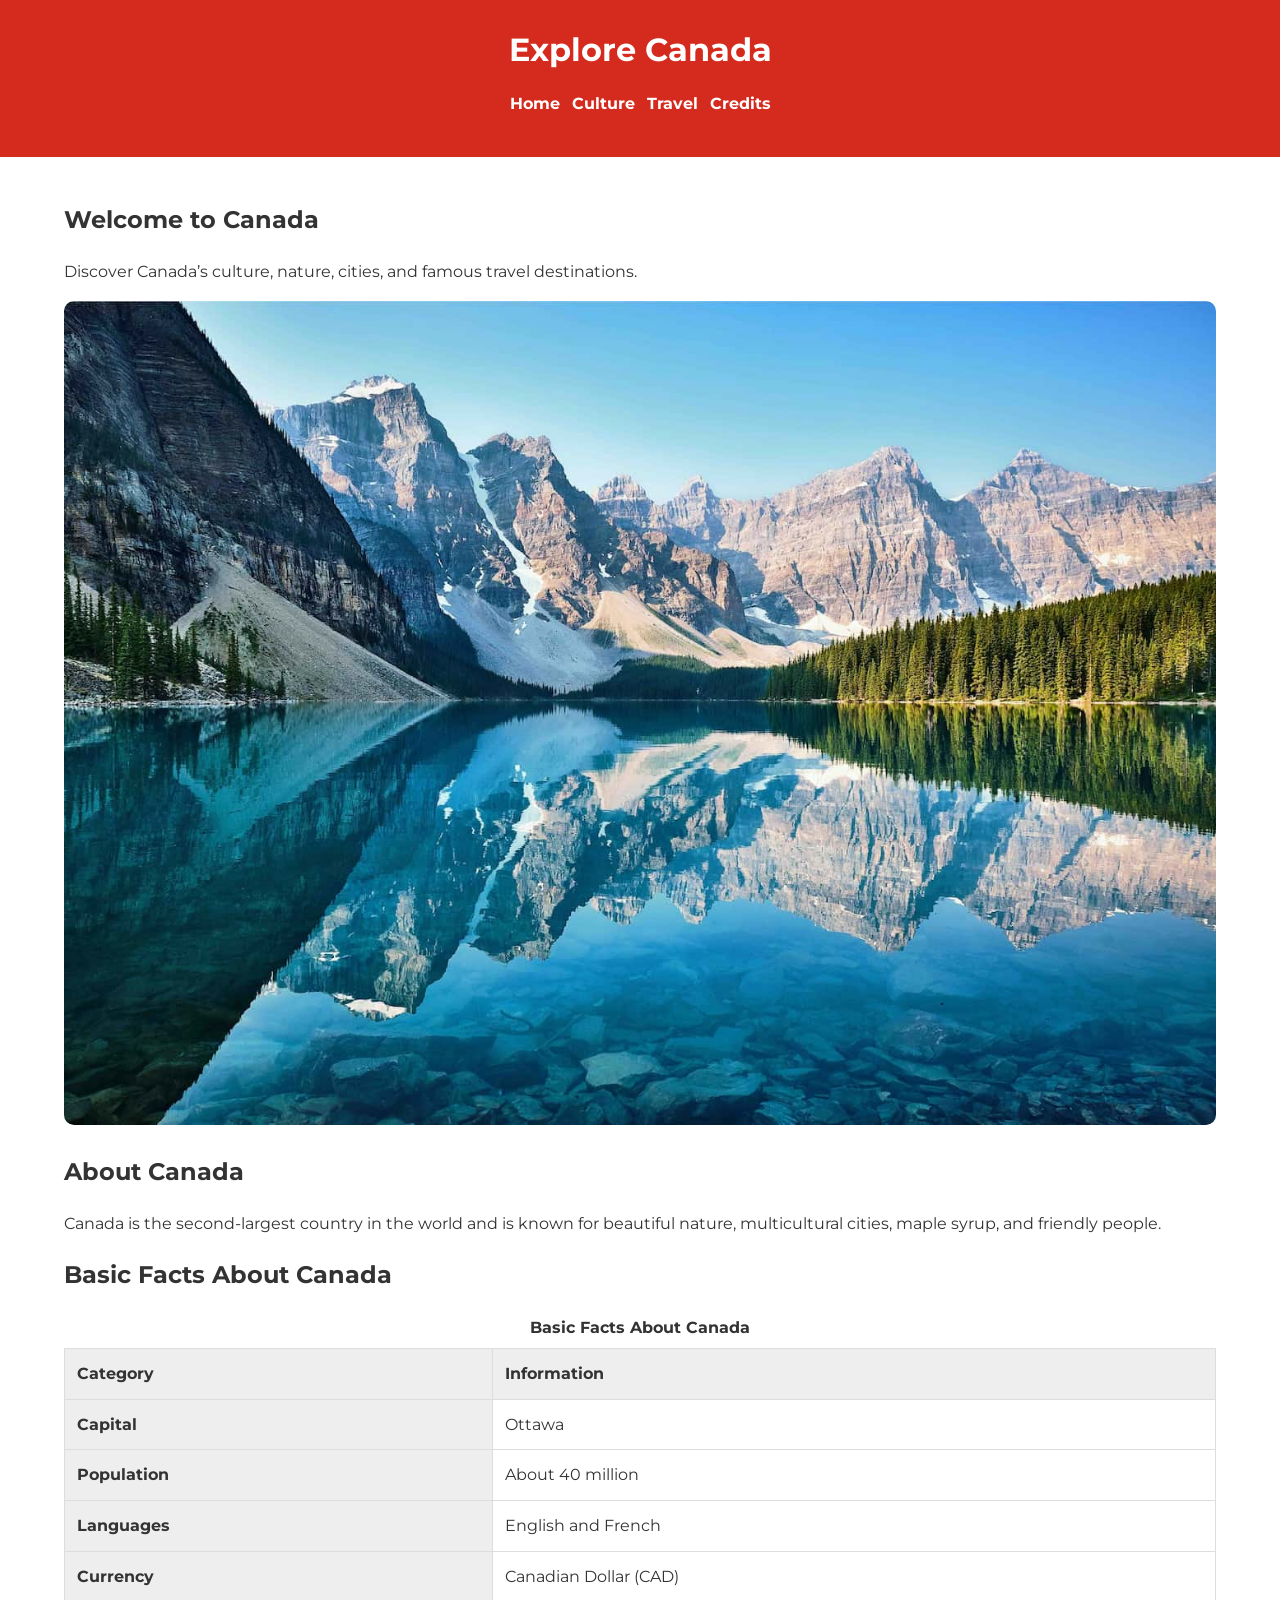
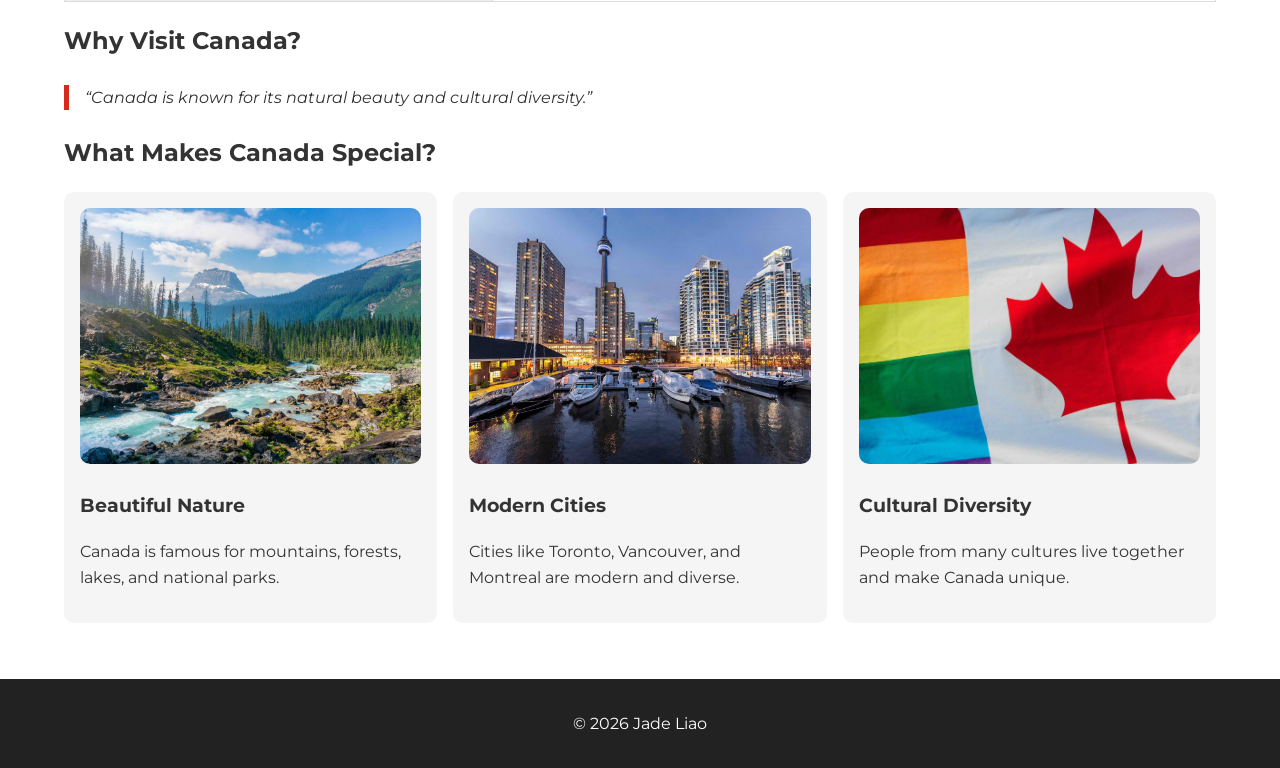
<file: index.html>
<!-- homepage update -->
 <!DOCTYPE html>
<html lang="en">
<head>
  <meta charset="UTF-8">
  <meta name="viewport" content="width=device-width, initial-scale=1.0">

  <!-- SEO Description -->
  <meta name="description" content="Discover Canada, its geography, history, culture, and beautiful landscapes.">

  <!-- Favicon -->
  <link rel="icon" type="image/svg+xml" href="favicon/favicon.svg">

  <!-- Google Font (At least one custom font used)-->
  <link rel="preconnect" href="https://fonts.googleapis.com">
  <link rel="preconnect" href="https://fonts.gstatic.com" crossorigin>

  <link href="https://fonts.googleapis.com/css2?family=Montserrat:wght@400;700&display=swap" rel="stylesheet">

  <!-- CSS -->
  <link rel="stylesheet" href="css/normalize.css">
  <link rel="stylesheet" href="css/style.css">

  <title>Home | Canada</title>
</head>

<body>

  <!-- Skip Link -->
  <a href="#main-content" class="skip-link">
    Skip to main content
  </a>

  <header>

    <h1>Explore Canada</h1>

    <nav aria-label="Main Navigation">
      <ul>
        <li><a href="index.html">Home</a></li>
        <li><a href="culture.html">Culture</a></li>
        <li><a href="travel.html">Travel</a></li>
        <li><a href="credits.html">Credits</a></li>
      </ul>
    </nav>

  </header>

  <main id="main-content">

    <!-- Hero Section -->
    <section>

      <h2>Welcome to Canada</h2>

      <p>
        Discover Canada’s culture, nature, cities, and famous travel destinations.
      </p>

      <img
        src="images/canada-landscape.jpg"
        alt="Beautiful mountain landscape in Canada">

    </section>

    <!-- About Canada -->
    <section>

      <h2>About Canada</h2>

      <p>
        Canada is the second-largest country in the world and is known for
        beautiful nature, multicultural cities, maple syrup, and friendly people.
      </p>

    </section>

    <!-- Table -->
    <section>

      <h2>Basic Facts About Canada</h2>

      <table>

        <caption>Basic Facts About Canada</caption>

        <thead>
          <tr>
            <th scope="col">Category</th>
            <th scope="col">Information</th>
          </tr>
        </thead>

        <tbody>

          <tr>
            <th scope="row">Capital</th>
            <td>Ottawa</td>
          </tr>

          <tr>
            <th scope="row">Population</th>
            <td>About 40 million</td>
          </tr>

          <tr>
            <th scope="row">Languages</th>
            <td>English and French</td>
          </tr>

          <tr>
            <th scope="row">Currency</th>
            <td>Canadian Dollar (CAD)</td>
          </tr>

        </tbody>

      </table>

    </section>

    <!-- Blockquote -->
    <section>

      <h2>Why Visit Canada?</h2>

      <blockquote cite="https://travel.gc.ca">
        “Canada is known for its natural beauty and cultural diversity.”
      </blockquote>

    </section>

    <!-- Grid Section -->
    <section>

      <h2>What Makes Canada Special?</h2>

      <div class="grid-container">

        <article class="card">
          <img
            src="images/nature.jpg"
            alt="Canadian mountains and lake">

          <h3>Beautiful Nature</h3>

          <p>
            Canada is famous for mountains, forests, lakes, and national parks.
          </p>
        </article>

        <article class="card">
          <img
            src="images/modern-cities.jpg"
            alt="Canadian Modern Cities">
          <h3>Modern Cities</h3>

          <p>
            Cities like Toronto, Vancouver, and Montreal are modern and diverse.
          </p>
        </article>

        <article class="card">
          <img
            src="images/cultural-diversity.jpg"
            alt="Cultural Diversity in Canada">
          <h3>Cultural Diversity</h3>

          <p>
            People from many cultures live together and make Canada unique.
          </p>
        </article>

      </div>

    </section>

  </main>

  <footer>
    <p>&copy; 2026 Jade Liao</p>
  </footer>

</body>
</html>
</file>
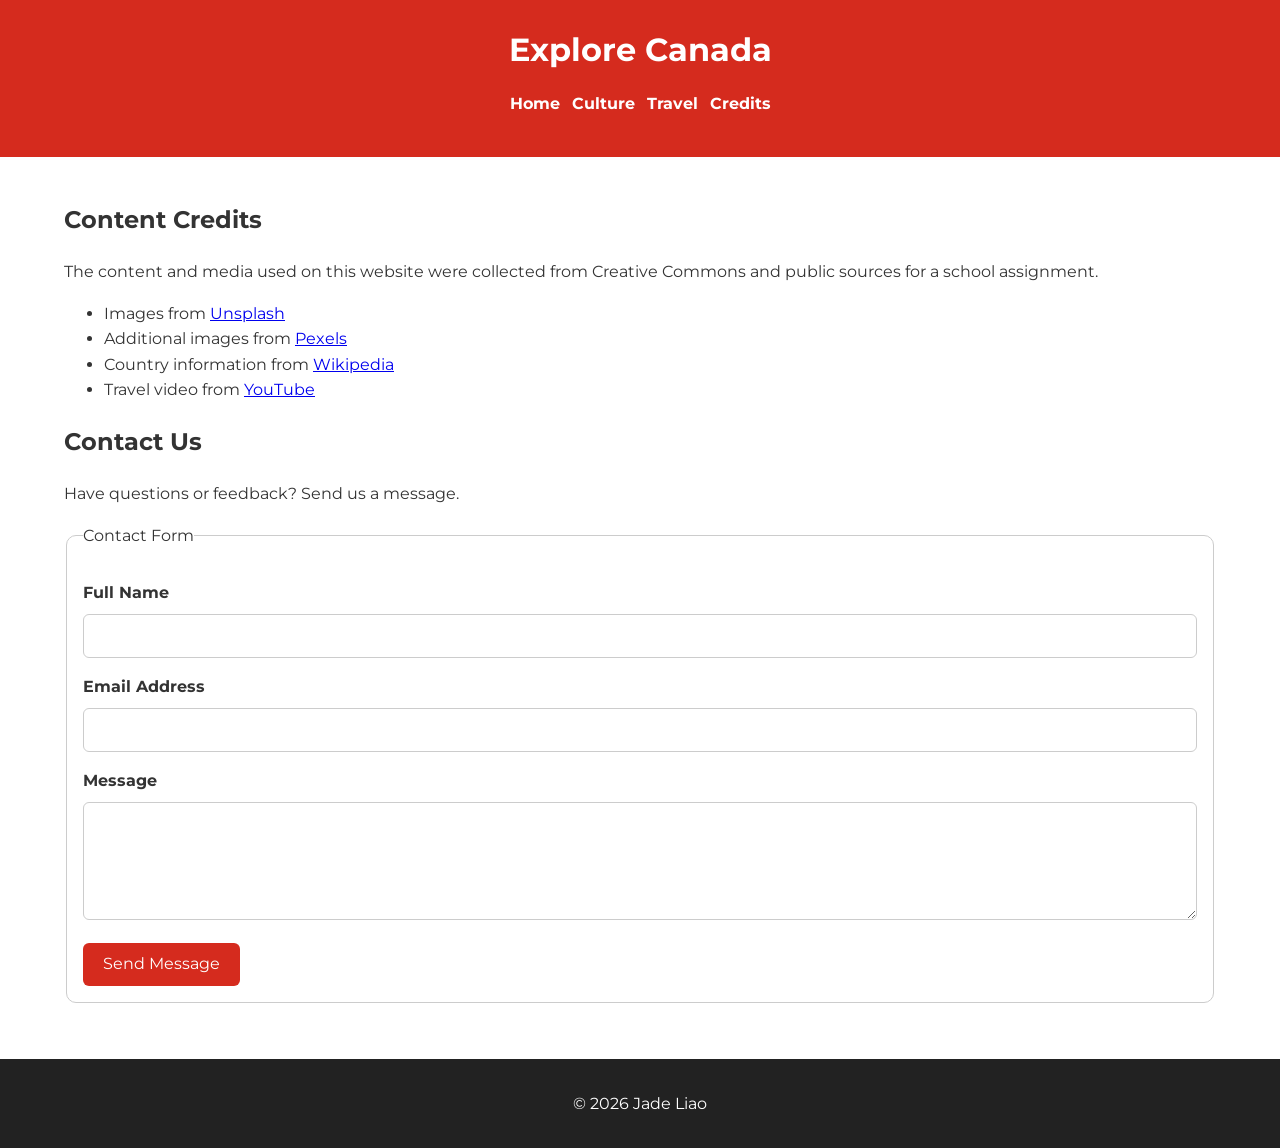
<file: credits.html>
<!DOCTYPE html>
<html lang="en">
<head>
  <meta charset="UTF-8">
  <meta name="viewport" content="width=device-width, initial-scale=1.0">

  <!-- SEO Description -->
  <meta
    name="description"
    content="Credits and sources for images, videos, and website content about Canada.">

  <!-- Favicon -->
  <link rel="icon" type="image/svg+xml" href="favicon/favicon.svg">

  <!-- Google Font -->
  <link rel="preconnect" href="https://fonts.googleapis.com">
  <link rel="preconnect" href="https://fonts.gstatic.com" crossorigin>

  <link
    href="https://fonts.googleapis.com/css2?family=Montserrat:wght@400;700&display=swap"
    rel="stylesheet">

  <!-- CSS -->
  <link rel="stylesheet" href="css/normalize.css">
  <link rel="stylesheet" href="css/style.css">

  <title>Credits | Canada</title>
</head>

<body>

  <!-- Skip Link -->
  <a href="#main-content" class="skip-link">
    Skip to main content
  </a>

  <header>

    <h1>Explore Canada</h1>

    <nav aria-label="Main Navigation">
      <ul>
        <li><a href="index.html">Home</a></li>
        <li><a href="culture.html">Culture</a></li>
        <li><a href="travel.html">Travel</a></li>
        <li><a href="credits.html">Credits</a></li>
      </ul>
    </nav>

  </header>

  <main id="main-content">

    <!-- Content Credits -->
    <section>

      <h2>Content Credits</h2>

      <p>
        The content and media used on this website were collected from
        Creative Commons and public sources for a school assignment.
      </p>

      <ul>

        <li>
          Images from
          <a
            href="https://unsplash.com"
            target="_blank"
            rel="noopener noreferrer">
            Unsplash
          </a>
        </li>

        <li>
          Additional images from
          <a
            href="https://www.pexels.com"
            target="_blank"
            rel="noopener noreferrer">
            Pexels
          </a>
        </li>

        <li>
          Country information from
          <a
            href="https://en.wikipedia.org/wiki/Canada"
            target="_blank"
            rel="noopener noreferrer">
            Wikipedia
          </a>
        </li>

        <li>
          Travel video from
          <a
            href="https://www.youtube.com"
            target="_blank"
            rel="noopener noreferrer">
            YouTube
          </a>
        </li>

      </ul>

    </section>

  

    <!-- Contact Form -->
    <section>

      <h2>Contact Us</h2>

      <p>
        Have questions or feedback? Send us a message.
      </p>

      <form action="#" method="post">

        <fieldset>

          <legend>Contact Form</legend>

          <label for="name">
            Full Name
          </label>

          <input
            type="text"
            id="name"
            name="name"
            required>

          <label for="email">
            Email Address
          </label>

          <input
            type="email"
            id="email"
            name="email"
            required>

          <label for="message">
            Message
          </label>

          <textarea
            id="message"
            name="message"
            rows="5"
            required></textarea>

          <button type="submit">
            Send Message
          </button>

        </fieldset>

      </form>

    </section>

  </main>

  <footer>
    <p>&copy; 2026 Jade Liao</p>
  </footer>

</body>
</html>
</file>
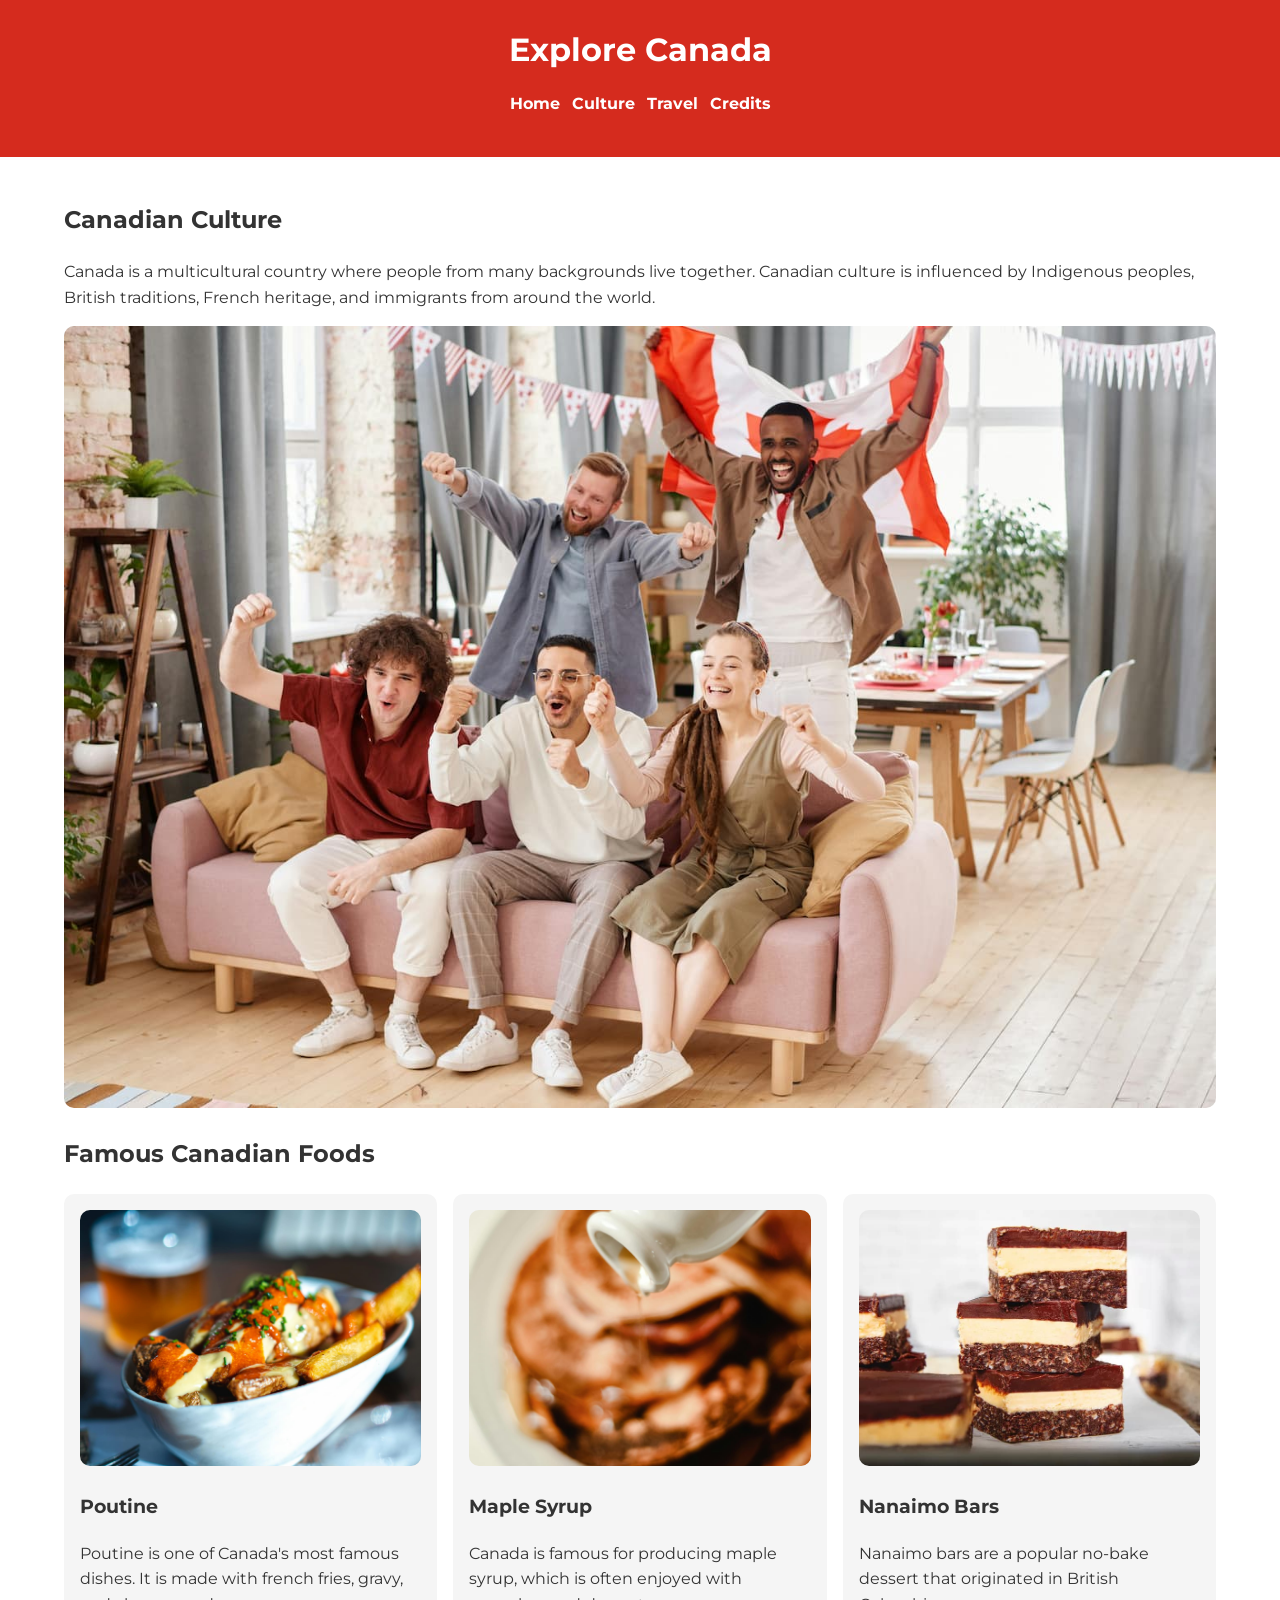
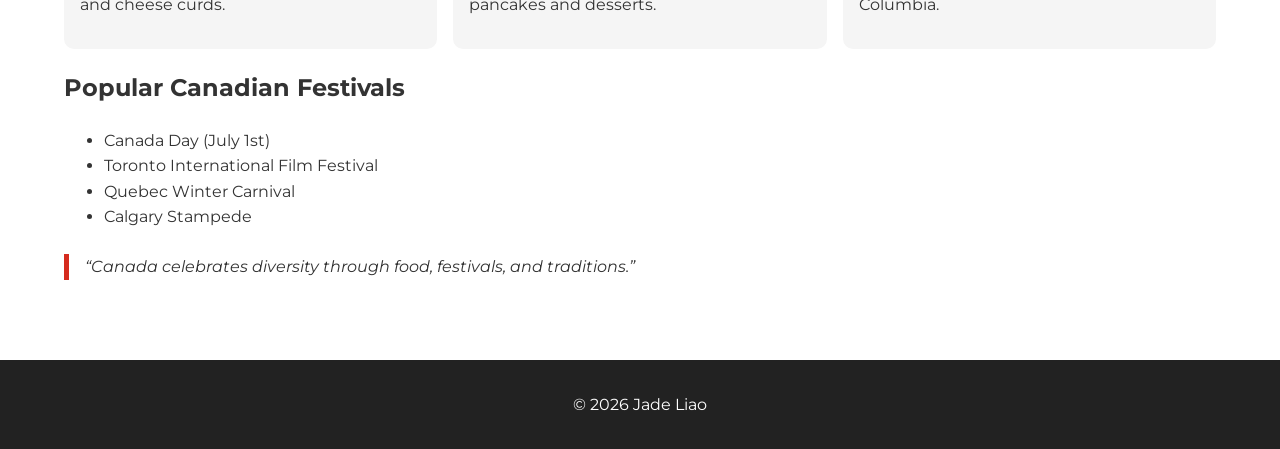
<file: culture.html>
<!DOCTYPE html>
<html lang="en">
<head>
  <meta charset="UTF-8">
  <meta name="viewport" content="width=device-width, initial-scale=1.0">

  <!-- SEO Description -->
  <meta name="description" content="Explore Canadian culture, food, traditions, and festivals.">

  <!-- Favicon -->
  <link rel="icon" type="image/svg+xml" href="favicon/favicon.svg">

  <!-- Google Font -->
  <link rel="preconnect" href="https://fonts.googleapis.com">
  <link rel="preconnect" href="https://fonts.gstatic.com" crossorigin>

  <link href="https://fonts.googleapis.com/css2?family=Montserrat:wght@400;700&display=swap" rel="stylesheet">

  <!-- CSS -->
  <link rel="stylesheet" href="css/normalize.css">
  <link rel="stylesheet" href="css/style.css">

  <title>Culture | Canada</title>
</head>

<body>

  <!-- Skip Link -->
  <a href="#main-content" class="skip-link">
    Skip to main content
  </a>

  <header>

    <h1>Explore Canada</h1>

    <nav aria-label="Main Navigation">
      <ul>
        <li><a href="index.html">Home</a></li>
        <li><a href="culture.html">Culture</a></li>
        <li><a href="travel.html">Travel</a></li>
        <li><a href="credits.html">Credits</a></li>
      </ul>
    </nav>

  </header>

  <main id="main-content">

    <!-- Intro -->
    <section>

      <h2>Canadian Culture</h2>

      <p>
        Canada is a multicultural country where people from many backgrounds
        live together. Canadian culture is influenced by Indigenous peoples,
        British traditions, French heritage, and immigrants from around the world.
      </p>

      <img
        src="images/canadian-culture.jpg"
        alt="People celebrating Canadian culture">

    </section>

    <!-- Food Section -->
    <section>

      <h2>Famous Canadian Foods</h2>

      <div class="grid-container">

        <article class="card">

          <img
            src="images/poutine.jpg"
            alt="Poutine with fries, gravy, and cheese curds">

          <h3>Poutine</h3>

          <p>
            Poutine is one of Canada's most famous dishes. It is made with
            french fries, gravy, and cheese curds.
          </p>

        </article>

        <article class="card">

          <img
            src="images/maple-syrup.jpg"
            alt="Bottle of Canadian maple syrup">

          <h3>Maple Syrup</h3>

          <p>
            Canada is famous for producing maple syrup, which is often enjoyed
            with pancakes and desserts.
          </p>

        </article>

        <article class="card">

          <img
            src="images/nanaimo-bars.jpg"
            alt="Traditional Canadian Nanaimo bars">

          <h3>Nanaimo Bars</h3>

          <p>
            Nanaimo bars are a popular no-bake dessert that originated in
            British Columbia.
          </p>

        </article>

      </div>

    </section>

    <!-- Festivals -->
    <section>

      <h2>Popular Canadian Festivals</h2>

      <ul>
        <li>Canada Day (July 1st)</li>
        <li>Toronto International Film Festival</li>
        <li>Quebec Winter Carnival</li>
        <li>Calgary Stampede</li>
      </ul>

      <blockquote>
        “Canada celebrates diversity through food, festivals, and traditions.”
      </blockquote>

    </section>

  </main>

  <footer>
    <p>&copy; 2026 Jade Liao</p>
  </footer>

</body>
</html>
</file>
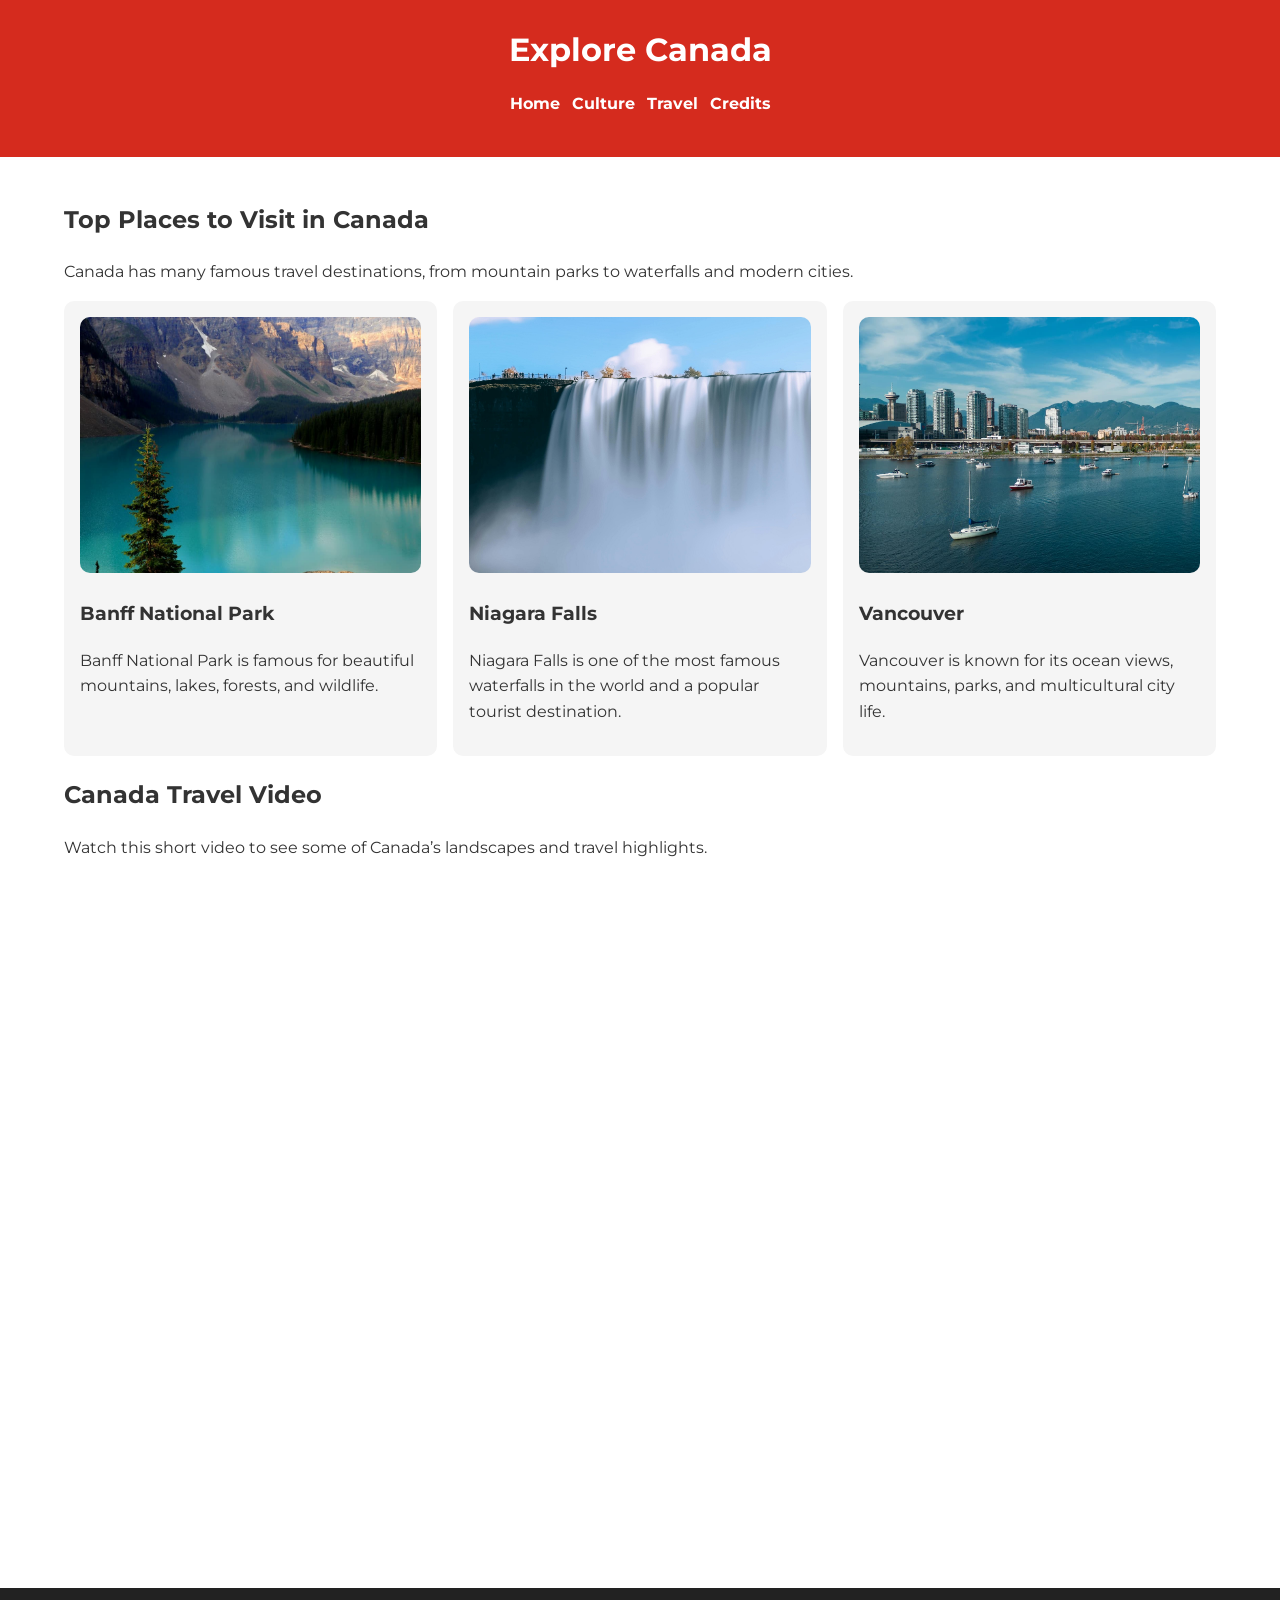
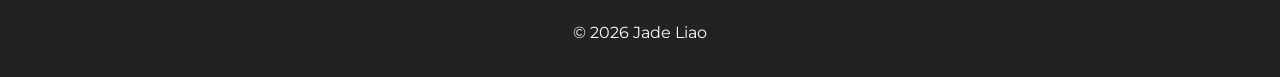
<file: travel.html>
<!DOCTYPE html>
<html lang="en">
<head>
  <meta charset="UTF-8">
  <meta name="viewport" content="width=device-width, initial-scale=1.0">

  <meta name="description" content="Discover the best travel destinations and attractions in Canada.">

  <link rel="icon" type="image/svg+xml" href="favicon/favicon.svg">

  <link rel="preconnect" href="https://fonts.googleapis.com">
  <link rel="preconnect" href="https://fonts.gstatic.com" crossorigin>
  <link href="https://fonts.googleapis.com/css2?family=Montserrat:wght@400;700&display=swap" rel="stylesheet">

  <link rel="stylesheet" href="css/normalize.css">
  <link rel="stylesheet" href="css/style.css">

  <title>Travel | Canada</title>
</head>

<body>

  <a href="#main-content" class="skip-link">Skip to main content</a>

  <header>
    <h1>Explore Canada</h1>

    <nav aria-label="Main Navigation">
      <ul>
        <li><a href="index.html">Home</a></li>
        <li><a href="culture.html">Culture</a></li>
        <li><a href="travel.html">Travel</a></li>
        <li><a href="credits.html">Credits</a></li>
      </ul>
    </nav>
  </header>

  <main id="main-content">

    <section>
      <h2>Top Places to Visit in Canada</h2>

      <p>
        Canada has many famous travel destinations, from mountain parks to
        waterfalls and modern cities.
      </p>
    </section>

    <section class="grid-container">

      <article class="card">
        <img src="images/banff.jpg" alt="Mountain lake in Banff National Park">
        <h3>Banff National Park</h3>
        <p>
          Banff National Park is famous for beautiful mountains, lakes,
          forests, and wildlife.
        </p>
      </article>

      <article class="card">
        <img src="images/niagara-falls.jpg" alt="Niagara Falls in Canada">
        <h3>Niagara Falls</h3>
        <p>
          Niagara Falls is one of the most famous waterfalls in the world
          and a popular tourist destination.
        </p>
      </article>

      <article class="card">
        <img src="images/vancouver.jpg" alt="Vancouver city with mountains in the background">
        <h3>Vancouver</h3>
        <p>
          Vancouver is known for its ocean views, mountains, parks,
          and multicultural city life.
        </p>
      </article>

    </section>

    <section>
      <h2>Canada Travel Video</h2>

      <p>
        Watch this short video to see some of Canada’s landscapes and travel
        highlights.
      </p>

      <!-- AI prompt: How to embed a youtube video in css -->
      <!-- AI prompt: Why video doesn't embedded successfully -->
      <iframe
        class="video"
        src="https://www.youtube.com/embed/vM54IDn4RCI?si=oN7OJRQl6RgNvE0Y"
        title="Canada Travel Video"
        allow="accelerometer; autoplay; clipboard-write; encrypted-media; gyroscope; picture-in-picture; web-share"
        referrerpolicy="strict-origin-when-cross-origin"
        allowfullscreen>
      </iframe>
    </section>

  </main>

  <footer>
    <p>&copy; 2026 Jade Liao</p>
  </footer>

</body>
</html>
</file>
<file: css/style.css>
/* 
   Mobile
*/

body {
    font-family: 'Montserrat', sans-serif; /* At least one custom font used */
    line-height: 1.6;
    margin: 0;
    background-color: #ffffff;
    color: #333;
}

/* 
   Accessibility
*/

.skip-link {
    position: absolute;
    left: -9999px;
}

.skip-link:focus {
    left: 1rem;
    top: 1rem;
    background: #000;
    color: #fff;
    padding: 0.75rem 1rem;
    z-index: 1000;
    text-decoration: none;
}

/* 
   Header
 */

header {
    background-color: #d52b1e; 
    color: white;
    text-align: center;
    padding: 1.5rem 1rem;
}

header h1 {
    margin: 0;
    font-size: 2rem;
}

/* 
   Navigation - Flexbox
*/

nav ul {
    display: flex;
    flex-direction: column;
    gap: 0.75rem;
    list-style: none;
    padding: 0;
    margin-top: 1rem;
}

nav a {
    color: white;
    text-decoration: none;
    font-weight: 700;
}

nav a:hover,
nav a:focus {
    text-decoration: underline;
}

/*
   Main
 */

main {
    padding: 1.5rem;
    max-width: 1200px;
    margin: auto;
}

/* 
   Grid Layout
*/

.grid-container {
    display: grid;
    grid-template-columns: 1fr;
    gap: 1rem;
}

.card {
    background-color: #f5f5f5;
    padding: 1rem;
    border-radius: 10px;
}

/* 
   Images & Video
 */

img {
    width: 100%;
    border-radius: 10px;
}

/* Make card images same size */
/* ChatGPT: How can I make images inside CSS cards appear the same size even if the original image dimensions are different? I want a responsive solution that works on mobile and desktop without stretching the images.*/
.card img {
    aspect-ratio: 4 / 3;
    object-fit: cover;
}
/* End of AI prompt suggestion*/

/* ChatGPT: How can I embed a YouTube video in CSS? I want the video to be responsive and maintain its aspect ratio on different screen sizes. */
.video {
    width: 100%;
    aspect-ratio: 16 / 9;
    border: none;
    border-radius: 10px;
}
/* End of AI prompt suggestion*/

figure {
    margin: 0;
}

/* 
   Table
 */

table {
    width: 100%;
    border-collapse: collapse;
    margin-top: 1rem;
}

caption {
    font-weight: bold;
    margin-bottom: 0.5rem;
}

th,
td {
    border: 1px solid #ddd;
    padding: 0.75rem;
    text-align: left;
}

th {
    background-color: #eeeeee;
}

/* 
   Blockquote
 */

blockquote {
    border-left: 5px solid #d52b1e;
    padding-left: 1rem;
    margin: 1.5rem 0;
    font-style: italic;
}

/* 
   Form
 */

form {
    margin-top: 1rem;
}

fieldset {
    border: 1px solid #ccc;
    padding: 1rem;
    border-radius: 10px;
}

label {
    display: block;
    margin-top: 1rem;
    font-weight: bold;
}

input,
textarea {
    width: 100%;
    padding: 0.75rem;
    margin-top: 0.5rem;
    border: 1px solid #ccc;
    border-radius: 6px;
}

button {
    margin-top: 1rem;
    background-color: #d52b1e;
    color: white;
    border: none;
    padding: 0.75rem 1.25rem;
    border-radius: 6px;
    cursor: pointer;
}

button:hover {
    opacity: 0.9;
}

/* 
   Footer
*/

footer {
    background-color: #222;
    color: white;
    text-align: center;
    padding: 1rem;
    margin-top: 2rem;
}

/* 
   Tablet (768px+)
 */

 /* ChatGPT: What is the recommended CSS breakpoint for tablet screens in responsive web design? 
 Please suggest best practices for media query breakpoints for mobile, tablet, and desktop layouts.
*/

@media (min-width: 768px) {

    nav ul {
        flex-direction: row;
        justify-content: center;
    }

    .grid-container {
        grid-template-columns: repeat(2, 1fr);
    }

}

/* 
   Desktop (1024px+)
 */

@media (min-width: 1024px) {

    .grid-container {
        grid-template-columns: repeat(3, 1fr);
    }

}
</file>
